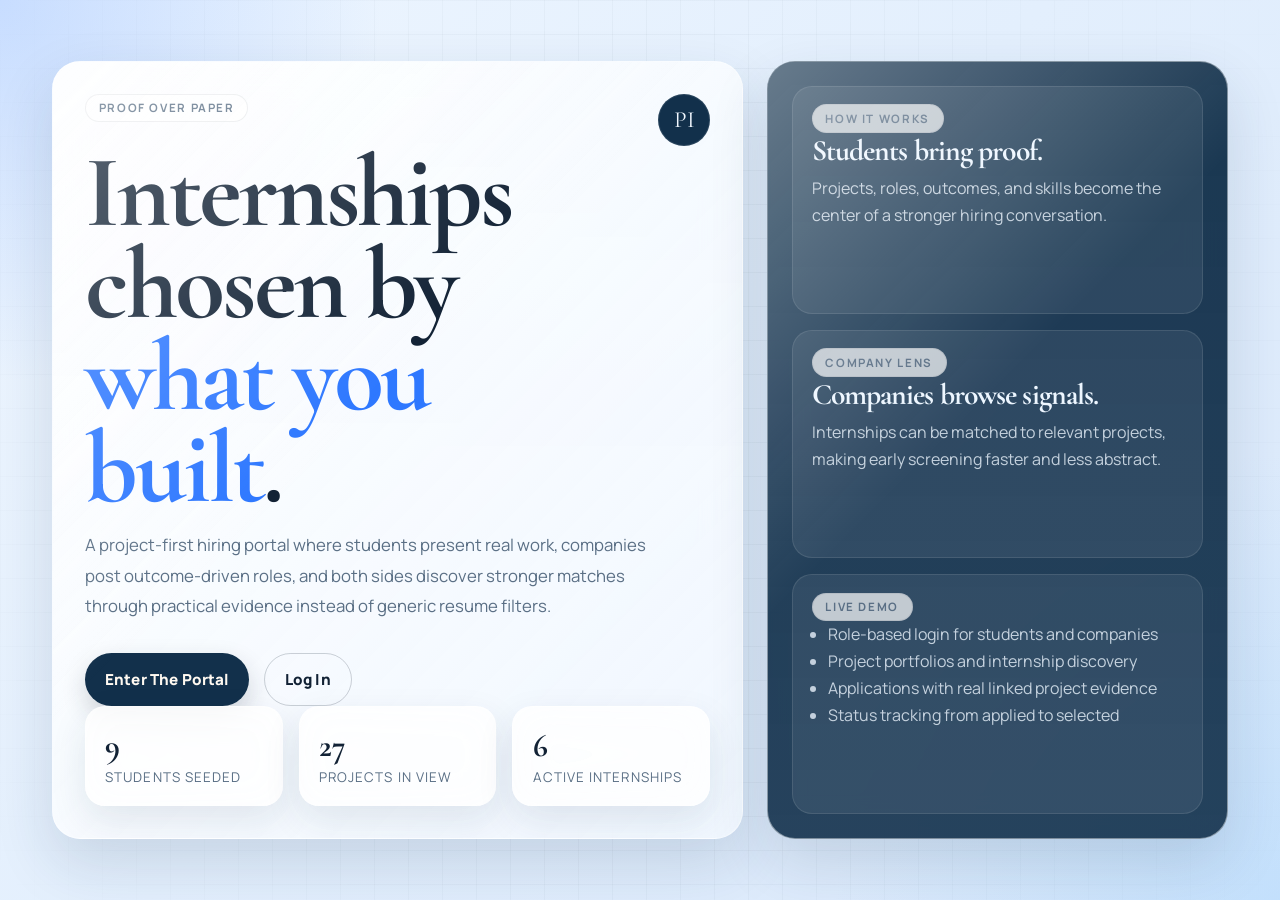
<file: frontend/index.html>
<!DOCTYPE html>
<html lang="en">
<head>
  <meta charset="UTF-8" />
  <meta name="viewport" content="width=device-width, initial-scale=1.0" />
  <title>Project-Centric Internship Platform</title>
  <link rel="stylesheet" href="assets/css/styles.css" />
</head>
<body class="centered">
  <main class="landing-shell page-enter">
    <section class="landing-grid">
      <article class="hero-panel">
        <div class="hero-top">
          <div class="eyebrow">Proof Over Paper</div>
          <div class="brand-mark">PI</div>
        </div>

        <div>
          <h1 class="hero-title">Internships chosen by <span>what you built</span>.</h1>
          <p class="hero-copy">
            A project-first hiring portal where students present real work, companies post outcome-driven roles,
            and both sides discover stronger matches through practical evidence instead of generic resume filters.
          </p>

          <div class="hero-actions">
            <a href="pages/auth/signup.html" class="btn">Enter The Portal</a>
            <a href="pages/auth/login.html" class="btn secondary">Log In</a>
          </div>
        </div>

        <div class="hero-metrics">
          <div class="stat-card">
            <strong>9</strong>
            <span>Students Seeded</span>
          </div>
          <div class="stat-card">
            <strong>27</strong>
            <span>Projects In View</span>
          </div>
          <div class="stat-card">
            <strong>6</strong>
            <span>Active Internships</span>
          </div>
        </div>
      </article>

      <aside class="hero-aside">
        <div class="hero-card">
          <div class="eyebrow">How It Works</div>
          <h3>Students bring proof.</h3>
          <p>Projects, roles, outcomes, and skills become the center of a stronger hiring conversation.</p>
        </div>

        <div class="hero-card">
          <div class="eyebrow">Company Lens</div>
          <h3>Companies browse signals.</h3>
          <p>Internships can be matched to relevant projects, making early screening faster and less abstract.</p>
        </div>

        <div class="hero-card">
          <div class="eyebrow">Live Demo</div>
          <ul>
            <li>Role-based login for students and companies</li>
            <li>Project portfolios and internship discovery</li>
            <li>Applications with real linked project evidence</li>
            <li>Status tracking from applied to selected</li>
          </ul>
        </div>
      </aside>
    </section>
  </main>
</body>
</html>
</file>
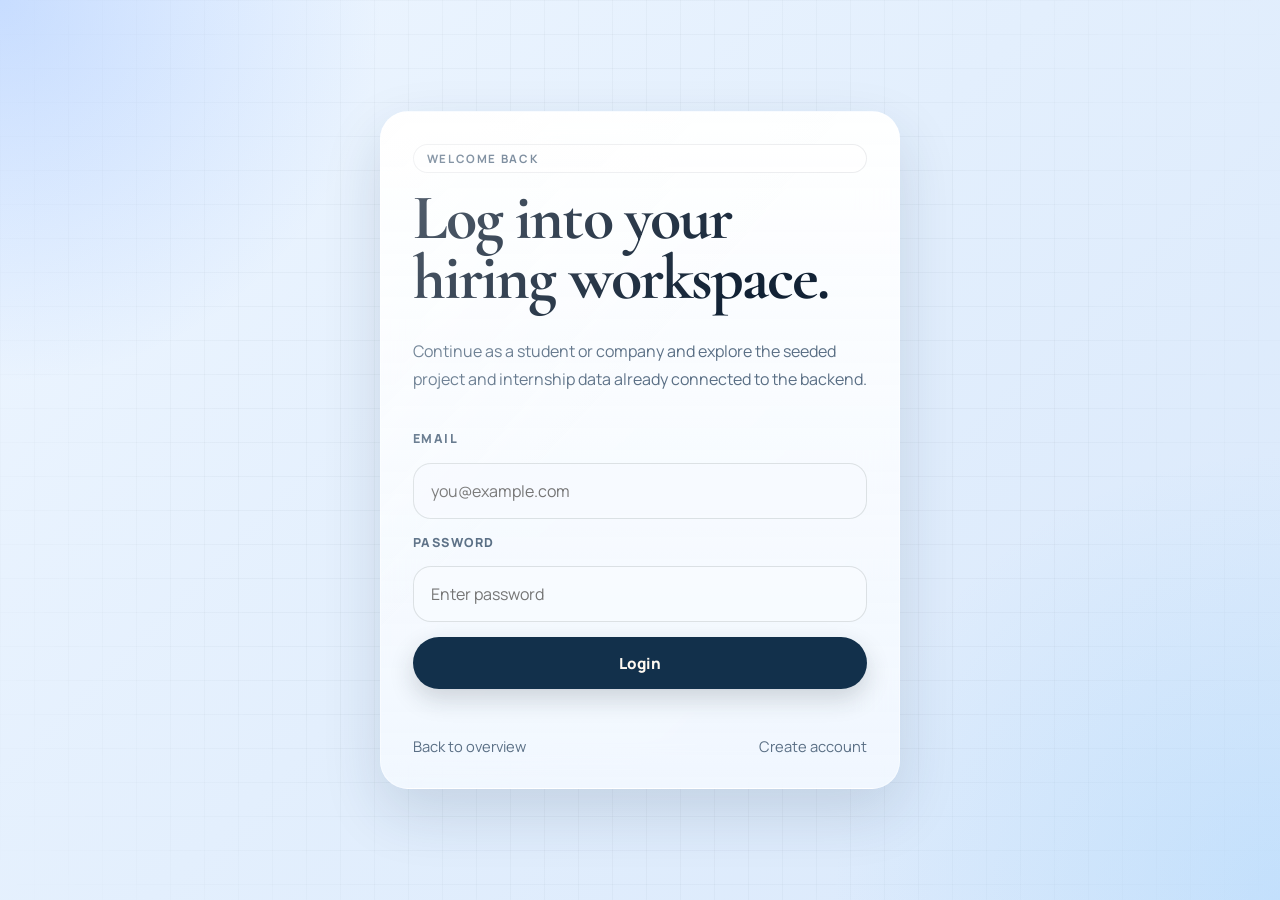
<file: frontend/pages/auth/login.html>
<!DOCTYPE html>
<html lang="en">
<head>
  <meta charset="UTF-8" />
  <meta name="viewport" content="width=device-width, initial-scale=1.0" />
  <title>Login</title>
  <link rel="stylesheet" href="../../assets/css/styles.css" />
</head>
<body class="centered">
  <main class="auth-shell page-enter">
    <form class="auth-card" id="loginForm">
      <div class="eyebrow">Welcome Back</div>
      <h2>Log into your hiring workspace.</h2>
      <p class="auth-copy">
        Continue as a student or company and explore the seeded project and internship data already connected to the backend.
      </p>

      <div class="profile-form" style="margin-top: 1.4rem;">
        <label class="field-label" for="email">Email</label>
        <input type="email" id="email" placeholder="you@example.com" required />

        <label class="field-label" for="password">Password</label>
        <input type="password" id="password" placeholder="Enter password" required />

        <button type="submit" class="btn full">Login</button>
        <p id="error" class="error"></p>
      </div>

      <div class="auth-links">
        <a href="../../index.html">Back to overview</a>
        <a href="signup.html">Create account</a>
      </div>
    </form>
  </main>

  <script src="../../assets/js/auth.js"></script>
</body>
</html>
</file>
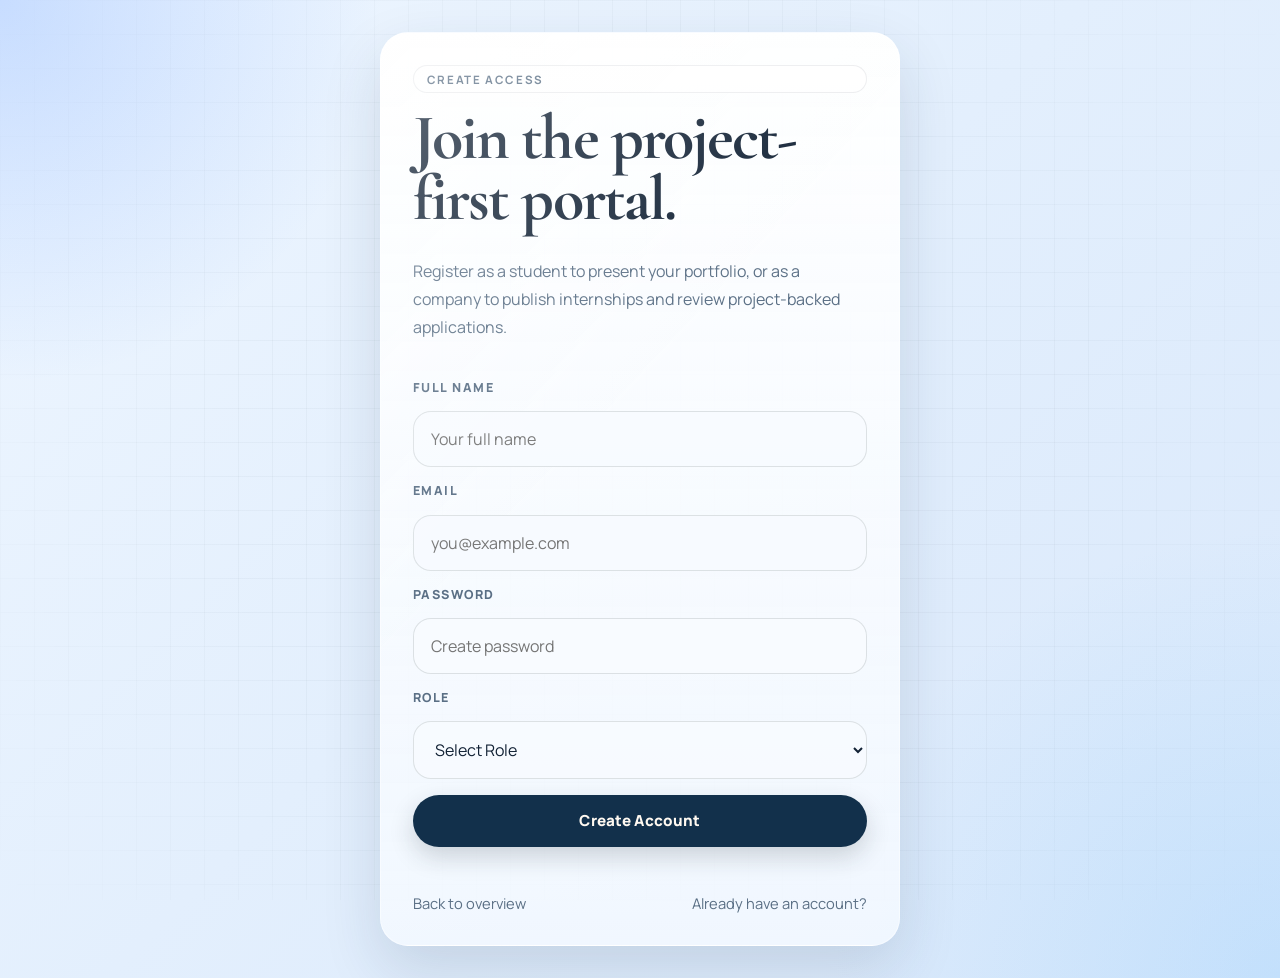
<file: frontend/pages/auth/signup.html>
<!DOCTYPE html>
<html lang="en">
<head>
  <meta charset="UTF-8" />
  <meta name="viewport" content="width=device-width, initial-scale=1.0" />
  <title>Signup</title>
  <link rel="stylesheet" href="../../assets/css/styles.css" />
</head>
<body class="centered">
  <main class="auth-shell page-enter">
    <form class="auth-card" id="signupForm">
      <div class="eyebrow">Create Access</div>
      <h2>Join the project-first portal.</h2>
      <p class="auth-copy">
        Register as a student to present your portfolio, or as a company to publish internships and review project-backed applications.
      </p>

      <div class="profile-form" style="margin-top: 1.4rem;">
        <label class="field-label" for="name">Full Name</label>
        <input type="text" id="name" placeholder="Your full name" required />

        <label class="field-label" for="email">Email</label>
        <input type="email" id="email" placeholder="you@example.com" required />

        <label class="field-label" for="password">Password</label>
        <input type="password" id="password" placeholder="Create password" required />

        <label class="field-label" for="role">Role</label>
        <select id="role" required>
          <option value="">Select Role</option>
          <option value="student">Student</option>
          <option value="company">Company</option>
        </select>

        <button type="submit" class="btn full">Create Account</button>
        <p id="error" class="error"></p>
      </div>

      <div class="auth-links">
        <a href="../../index.html">Back to overview</a>
        <a href="login.html">Already have an account?</a>
      </div>
    </form>
  </main>

  <script src="../../assets/js/auth.js"></script>
</body>
</html>
</file>
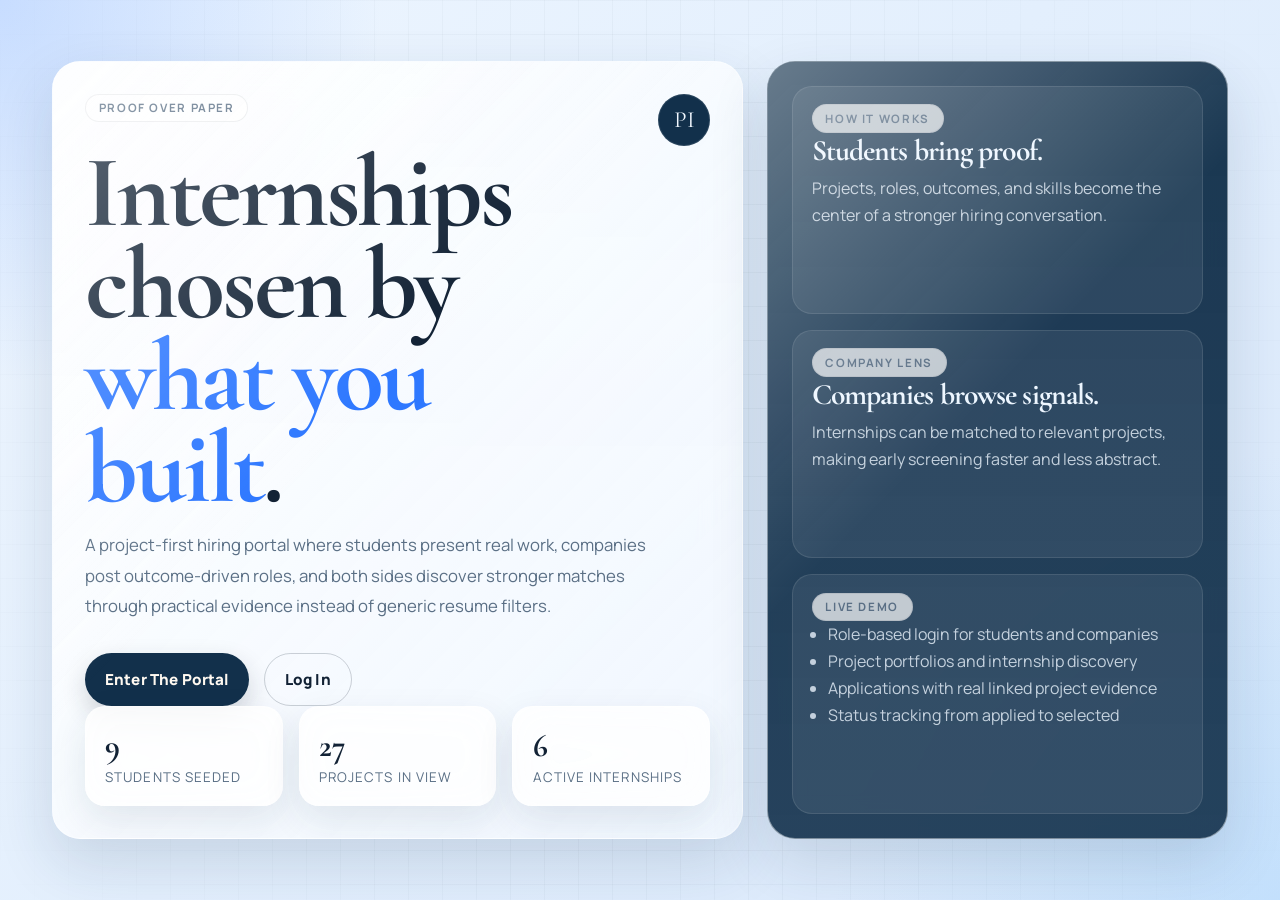
<file: frontend/pages/company/all_applications.html>
<!DOCTYPE html>
<html lang="en">
<head>
  <meta charset="UTF-8" />
  <meta name="viewport" content="width=device-width, initial-scale=1.0" />
  <title>All Applications</title>
  <link rel="stylesheet" href="../../assets/css/styles.css">
</head>
<body>
<div class="layout">
  <aside class="sidebar page-enter">
    <div class="sidebar-head">
      <div class="brand-mark">C</div>
      <div>
        <div class="eyebrow">Company Workspace</div>
        <h3>Applications</h3>
      </div>
      <p>Review every incoming application, inspect status, and move candidates through your process.</p>
    </div>

    <nav>
      <a href="post_internship.html">Post Internship</a>
      <a href="applied_projects.html">Hire Student</a>
      <a href="all_applications.html" class="active">All Applications</a>
      <a href="profile.html">Profile</a>
    </nav>

    <button onclick="logout()" class="btn secondary">Logout</button>
  </aside>

  <main class="content">
    <section class="shell-header page-enter stagger-1">
      <div class="eyebrow">Hiring Pipeline</div>
      <h2>Move applicants from review to decision.</h2>
      <p>Use this queue to shortlist, select, or reject candidates based on the projects they attached to your internship postings.</p>
    </section>

    <section class="card page-enter stagger-2">
      <div class="section-heading">
        <div>
          <h3 class="section-title">Incoming applications</h3>
          <p class="section-subtitle">Status actions remain connected to the backend.</p>
        </div>
      </div>
      <div id="applications" style="margin-top: 1rem;"></div>
    </section>
  </main>
</div>

<script src="../../assets/js/company.js"></script>
</body>
</html>
</file>
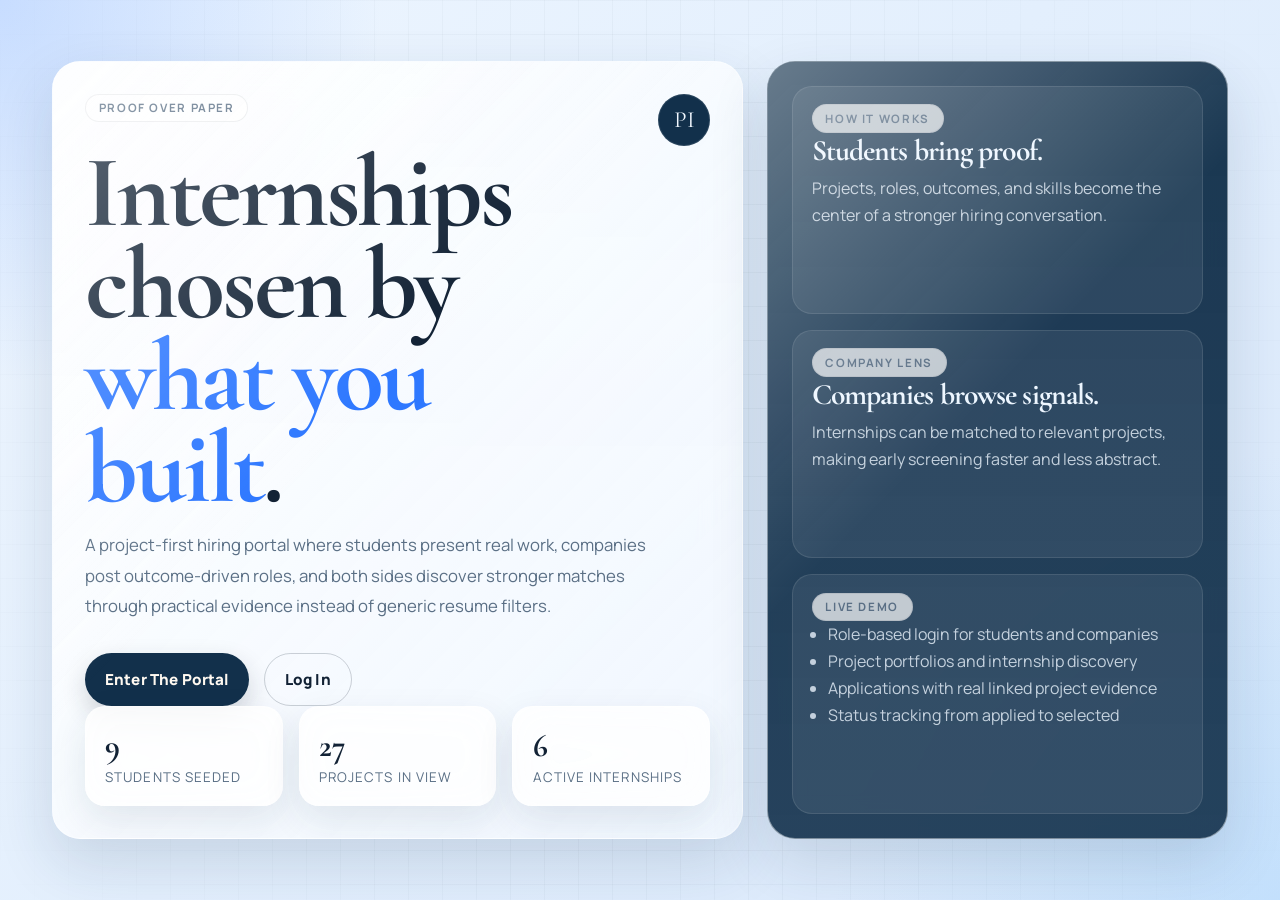
<file: frontend/pages/company/applied_projects.html>
<!DOCTYPE html>
<html lang="en">
<head>
  <meta charset="UTF-8" />
  <meta name="viewport" content="width=device-width, initial-scale=1.0" />
  <title>Hire Student</title>
  <link rel="stylesheet" href="../../assets/css/styles.css">
</head>
<body>
<div class="layout">
  <aside class="sidebar page-enter">
    <div class="sidebar-head">
      <div class="brand-mark">C</div>
      <div>
        <div class="eyebrow">Company Workspace</div>
        <h3>Project Review</h3>
      </div>
      <p>Scan recommended student projects against each internship before you make shortlisting decisions.</p>
    </div>

    <nav>
      <a href="post_internship.html">Post Internship</a>
      <a href="applied_projects.html" class="active">Hire Student</a>
      <a href="all_applications.html">All Applications</a>
      <a href="profile.html">Profile</a>
    </nav>

    <button onclick="logout()" class="btn secondary">Logout</button>
  </aside>

  <main class="content">
    <section class="shell-header page-enter stagger-1">
      <div class="eyebrow">Project Matching</div>
      <h2>Review projects that fit each posted role.</h2>
      <p>Select one of your internships to inspect ranked project matches from the student portfolio pool.</p>
    </section>

    <section class="card page-enter stagger-2">
      <div class="section-heading">
        <div>
          <h3 class="section-title">Choose an internship</h3>
          <p class="section-subtitle">The recommendation list updates based on the role you select.</p>
        </div>
      </div>

      <select id="internshipSelect" style="margin-top: 1rem;">
        <option value="">Select Internship</option>
      </select>

      <div style="margin-top: 1.4rem;">
        <div class="eyebrow">Recommended Projects</div>
        <div id="projects" style="margin-top: 1rem;"></div>
      </div>
    </section>
  </main>
</div>

<script src="../../assets/js/company.js"></script>
</body>
</html>
</file>
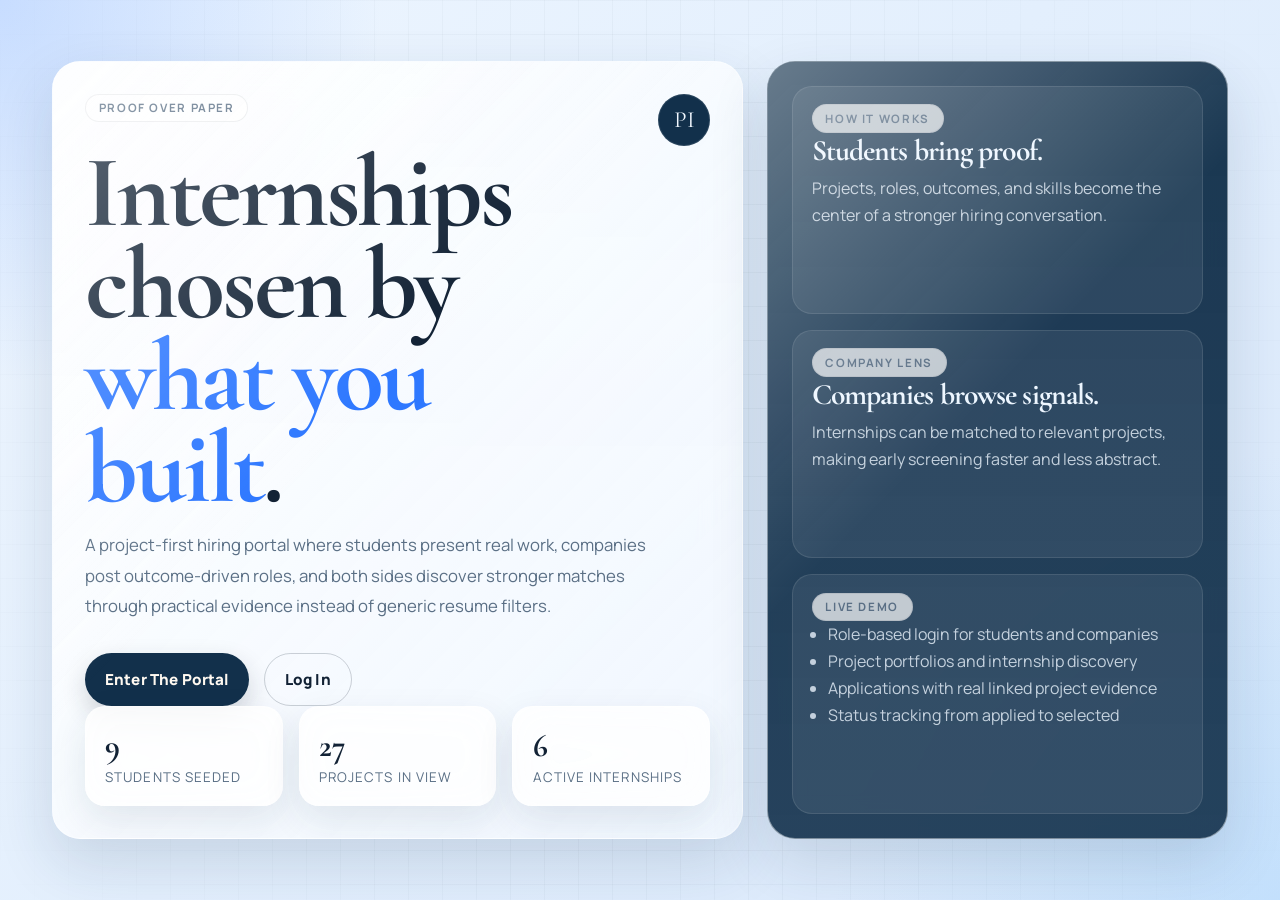
<file: frontend/pages/company/post_internship.html>
<!DOCTYPE html>
<html lang="en">
<head>
  <meta charset="UTF-8" />
  <meta name="viewport" content="width=device-width, initial-scale=1.0" />
  <title>Post Internship</title>
  <link rel="stylesheet" href="../../assets/css/styles.css">
</head>
<body>
<div class="layout">
  <aside class="sidebar page-enter">
    <div class="sidebar-head">
      <div class="brand-mark">C</div>
      <div>
        <div class="eyebrow">Company Workspace</div>
        <h3>Publish Roles</h3>
      </div>
      <p>Create internship briefs that are specific enough to attract relevant student project portfolios.</p>
    </div>

    <nav>
      <a href="post_internship.html" class="active">Post Internship</a>
      <a href="applied_projects.html">Hire Student</a>
      <a href="all_applications.html">All Applications</a>
      <a href="profile.html">Profile</a>
    </nav>

    <button onclick="logout()" class="btn secondary">Logout</button>
  </aside>

  <main class="content">
    <section class="form-shell page-enter stagger-1">
      <div class="eyebrow">Role Builder</div>
      <h2>Describe the work, not just the title.</h2>
      <p>More precise role descriptions and skill lists produce better project recommendations for your team.</p>

      <form id="internshipForm" style="margin-top: 1.35rem;">
        <label class="field-label" for="role_title">Internship Role Title</label>
        <input type="text" id="role_title" placeholder="Backend Engineering Intern" required>

        <label class="field-label" for="role_description">Role Description</label>
        <textarea
          id="role_description"
          placeholder="What the intern will build, support, or improve"
          required
        ></textarea>

        <label class="field-label" for="required_skills">Required Skills</label>
        <input
          type="text"
          id="required_skills"
          placeholder="Python, FastAPI, SQL"
          required
        >

        <div class="split-grid">
          <div>
            <label class="field-label" for="paid">Compensation Type</label>
            <select id="paid" required>
              <option value="">Paid?</option>
              <option value="true">Paid</option>
              <option value="false">Unpaid</option>
            </select>
          </div>
          <div>
            <label class="field-label" for="stipend_amount">Stipend Amount</label>
            <input
              type="number"
              id="stipend_amount"
              placeholder="Amount if paid"
            >
          </div>
        </div>

        <label class="field-label" for="mode">Mode</label>
        <select id="mode" required>
          <option value="">Mode</option>
          <option value="Online">Online</option>
          <option value="Offline">Offline</option>
        </select>

        <div class="actions">
          <button type="submit" class="btn">Post Internship</button>
          <a href="all_applications.html" class="btn secondary">View Applications</a>
        </div>
        <p id="error" class="error"></p>
      </form>
    </section>
  </main>
</div>

<script src="../../assets/js/company.js"></script>
</body>
</html>
</file>
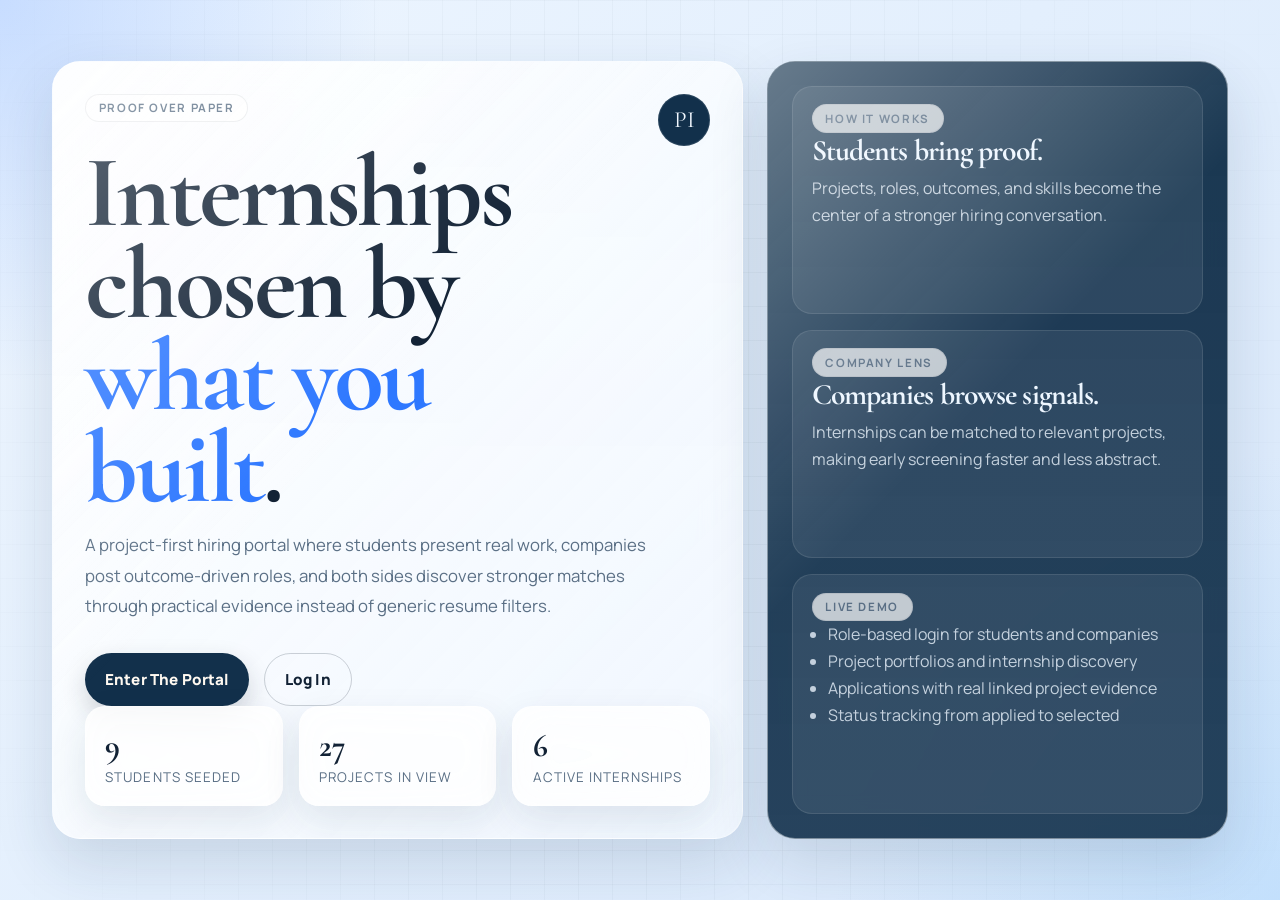
<file: frontend/pages/company/profile.html>
<!DOCTYPE html>
<html lang="en">
<head>
  <meta charset="UTF-8" />
  <meta name="viewport" content="width=device-width, initial-scale=1.0" />
  <title>Company Profile</title>
  <link rel="stylesheet" href="../../assets/css/styles.css">
</head>
<body>
<div class="layout">
  <aside class="sidebar page-enter">
    <div class="sidebar-head">
      <div class="brand-mark">C</div>
      <div>
        <div class="eyebrow">Company Workspace</div>
        <h3>Profile</h3>
      </div>
      <p>Keep your company context sharp so students understand the kind of work, team, and environment you offer.</p>
    </div>

    <nav>
      <a href="post_internship.html">Post Internship</a>
      <a href="applied_projects.html">Hire Student</a>
      <a href="all_applications.html">All Applications</a>
      <a href="profile.html" class="active">Profile</a>
    </nav>

    <button onclick="logout()" class="btn secondary">Logout</button>
  </aside>

  <main class="content">
    <section class="profile-shell page-enter stagger-1">
      <div class="eyebrow">Company Context</div>
      <h2>Make the company legible.</h2>
      <p>A clear company profile helps students understand the domain, product style, and working context behind your internships.</p>

      <div class="profile-form" style="margin-top: 1.4rem;">
        <label class="field-label" for="sector">Sector</label>
        <input id="sector" placeholder="Sector" />

        <label class="field-label" for="description">Description</label>
        <textarea id="description" placeholder="What your company builds and how the team works"></textarea>

        <div class="split-grid">
          <div>
            <label class="field-label" for="website">Website</label>
            <input id="website" placeholder="Website" />
          </div>
          <div>
            <label class="field-label" for="linkedin">LinkedIn</label>
            <input id="linkedin" placeholder="LinkedIn" />
          </div>
        </div>

        <div class="actions">
          <button onclick="saveCompanyProfile()" class="btn" type="button">Save Profile</button>
          <a href="post_internship.html" class="btn secondary">Back To Roles</a>
        </div>
      </div>
    </section>
  </main>
</div>

<script src="../../assets/js/company.js"></script>
</body>
</html>
</file>
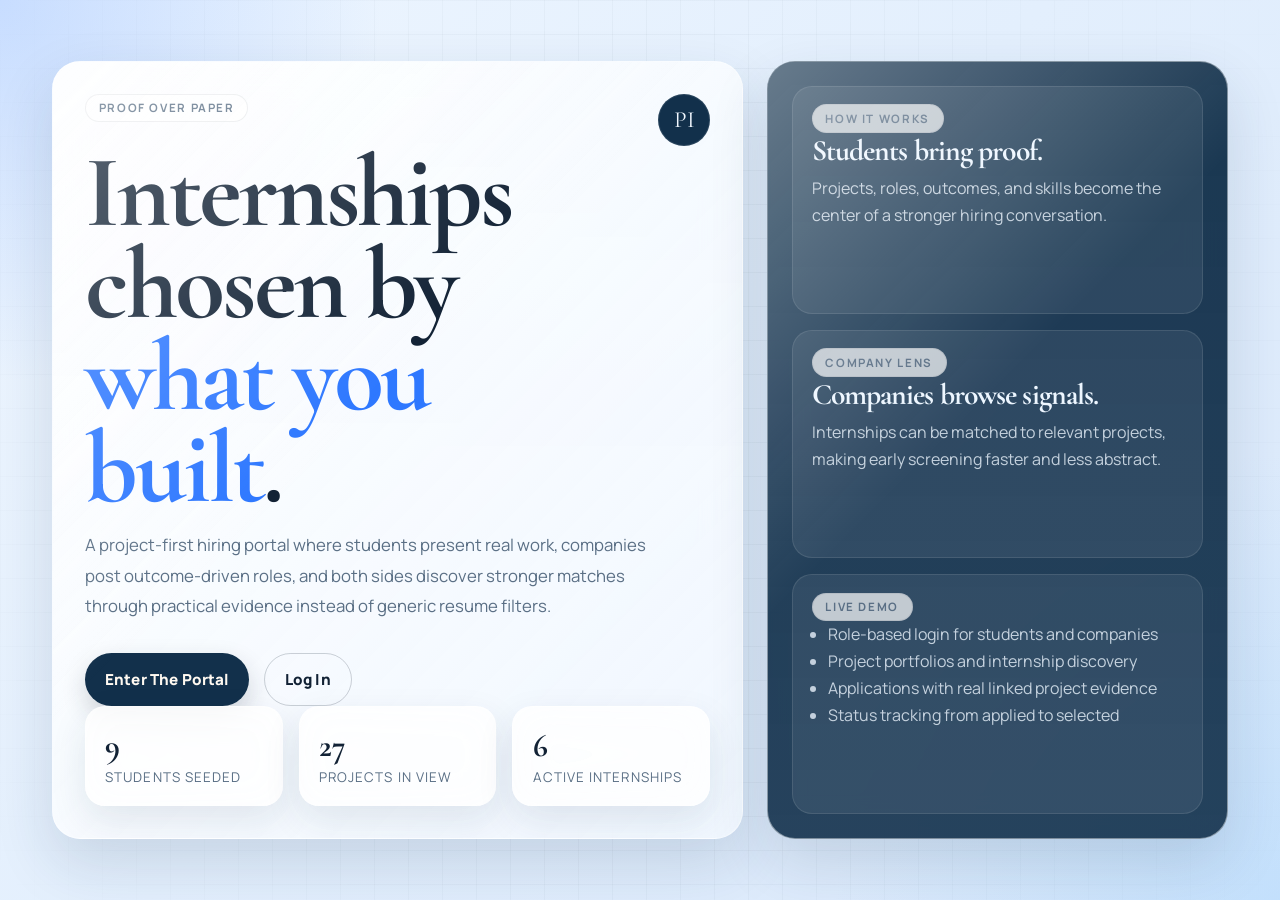
<file: frontend/pages/student/add_project.html>
<!DOCTYPE html>
<html lang="en">
<head>
  <meta charset="UTF-8" />
  <meta name="viewport" content="width=device-width, initial-scale=1.0" />
  <title>Add Project</title>
  <link rel="stylesheet" href="../../assets/css/styles.css">
</head>
<body>
<div class="layout">
  <aside class="sidebar page-enter">
    <div class="sidebar-head">
      <div class="brand-mark">S</div>
      <div>
        <div class="eyebrow">Student Workspace</div>
        <h3>Portfolio</h3>
      </div>
      <p>Create entries that make your role and project outcomes obvious to companies.</p>
    </div>

    <nav>
      <a href="my_projects.html">My Projects</a>
      <a href="find_internship.html">Find Internship</a>
      <a href="applications.html">Applications</a>
      <a href="profile.html">Profile</a>
    </nav>

    <button onclick="logout()" class="btn secondary">Logout</button>
  </aside>

  <main class="content">
    <section class="form-shell page-enter stagger-1">
      <div class="eyebrow">New Entry</div>
      <h2>Add a project worth being seen.</h2>
      <p>Use concise project language. Good titles, clear descriptions, and deliberate skills will improve how your work is understood.</p>

      <form id="projectForm" style="margin-top: 1.3rem;">
        <label class="field-label" for="title">Project Title</label>
        <input type="text" id="title" placeholder="Project Title" required>

        <label class="field-label" for="description">Project Description</label>
        <textarea id="description" placeholder="What was built, who it served, and what problem it solved" required></textarea>

        <div class="split-grid">
          <div>
            <label class="field-label" for="members_count">Team Size</label>
            <input type="number" id="members_count" placeholder="Number of Members">
          </div>
          <div>
            <label class="field-label" for="difficulty">Difficulty</label>
            <select id="difficulty" required>
              <option value="">Difficulty</option>
              <option value="Easy">Easy</option>
              <option value="Medium">Medium</option>
              <option value="Hard">Hard</option>
            </select>
          </div>
        </div>

        <label class="field-label" for="student_role">Your Contribution</label>
        <textarea id="student_role" placeholder="What you specifically designed, built, tested, or improved" required></textarea>

        <div class="split-grid">
          <div>
            <label class="field-label" for="status">Project Status</label>
            <select id="status" required>
              <option value="">Status</option>
              <option value="Idea">Idea</option>
              <option value="Ongoing">Ongoing</option>
              <option value="Completed">Completed</option>
            </select>
          </div>
          <div>
            <label class="field-label" for="skills">Skills</label>
            <input type="text" id="skills" placeholder="Python, FastAPI, SQL" required>
          </div>
        </div>

        <label class="field-label" for="outcome">Outcome / Learnings</label>
        <textarea id="outcome" placeholder="What changed, what shipped, what you learned"></textarea>

        <div class="actions">
          <button type="submit" class="btn">Save Project</button>
          <a href="my_projects.html" class="btn secondary">Cancel</a>
        </div>
        <p id="error" class="error"></p>
      </form>
    </section>
  </main>
</div>

<script src="../../assets/js/student.js"></script>
</body>
</html>
</file>
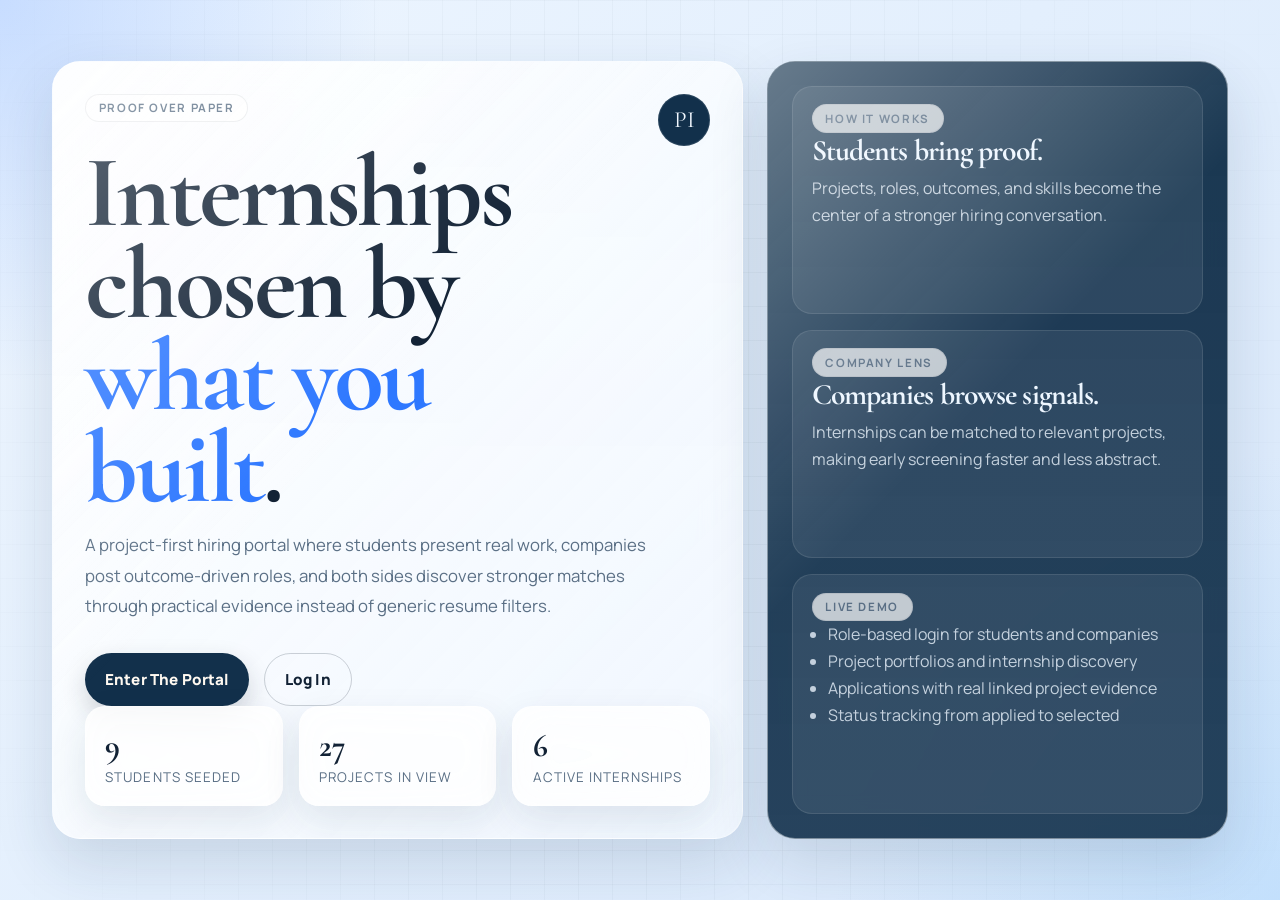
<file: frontend/pages/student/applications.html>
<!DOCTYPE html>
<html lang="en">
<head>
  <meta charset="UTF-8" />
  <meta name="viewport" content="width=device-width, initial-scale=1.0" />
  <title>My Applications</title>
  <link rel="stylesheet" href="../../assets/css/styles.css">
</head>
<body>
<div class="layout">
  <aside class="sidebar page-enter">
    <div class="sidebar-head">
      <div class="brand-mark">S</div>
      <div>
        <div class="eyebrow">Student Workspace</div>
        <h3>Application Flow</h3>
      </div>
      <p>Track where each application stands and use the status trail to understand how your portfolio is landing.</p>
    </div>

    <nav>
      <a href="my_projects.html">My Projects</a>
      <a href="find_internship.html">Find Internship</a>
      <a href="applications.html" class="active">Applications</a>
      <a href="profile.html">Profile</a>
    </nav>

    <button onclick="logout()" class="btn secondary">Logout</button>
  </aside>

  <main class="content">
    <section class="shell-header page-enter stagger-1">
      <div class="eyebrow">Status Board</div>
      <h2>See every application in one place.</h2>
      <p>Your current records show the internship id, status, and rejection reason when one is provided.</p>
    </section>

    <section class="card page-enter stagger-2">
      <div class="section-heading">
        <div>
          <h3 class="section-title">Application history</h3>
          <p class="section-subtitle">Use this page as your running pipeline view.</p>
        </div>
      </div>
      <div id="applications"></div>
    </section>
  </main>
</div>

<script src="../../assets/js/student.js"></script>
</body>
</html>
</file>
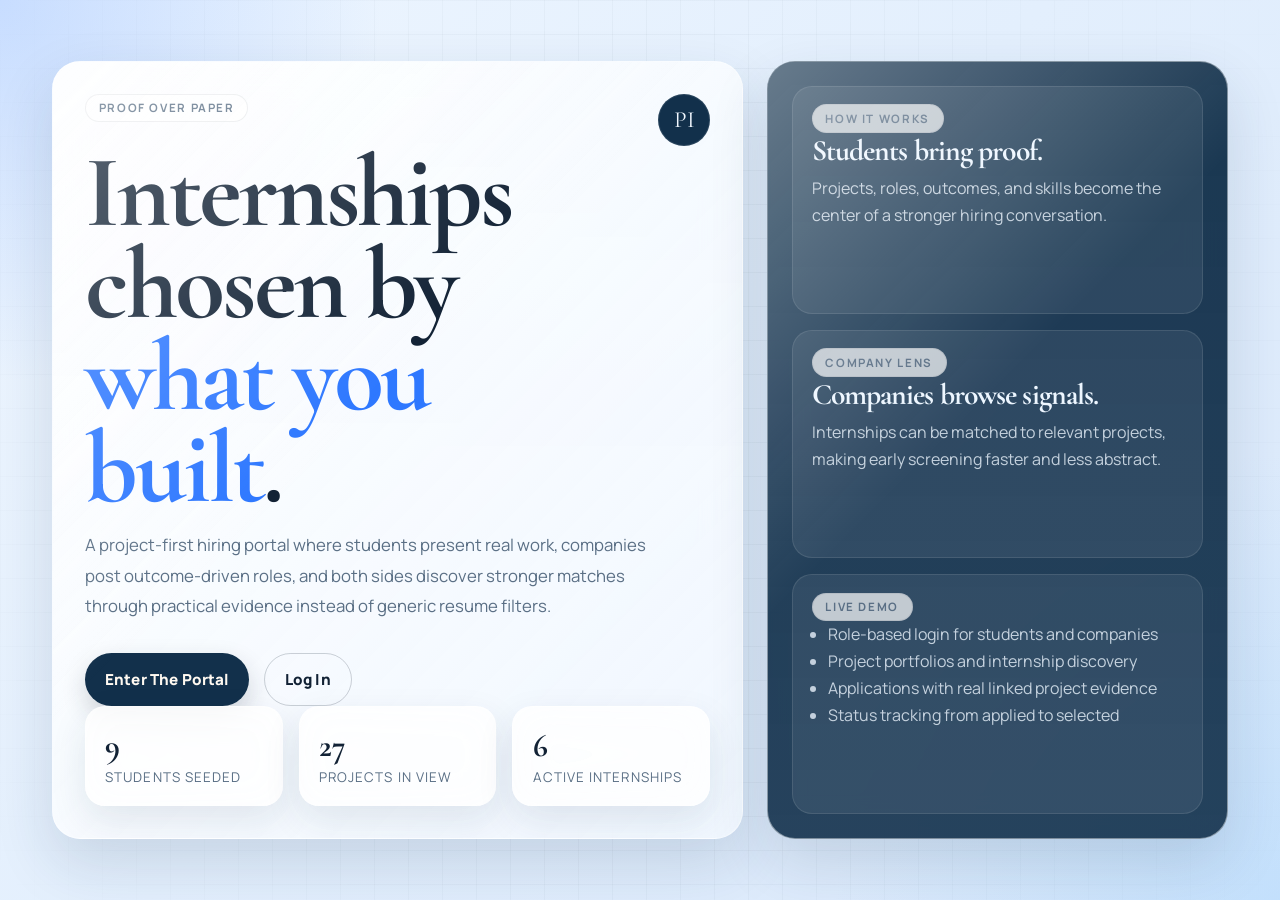
<file: frontend/pages/student/find_internship.html>
<!DOCTYPE html>
<html lang="en">
<head>
  <meta charset="UTF-8" />
  <meta name="viewport" content="width=device-width, initial-scale=1.0" />
  <title>Find Internship</title>
  <link rel="stylesheet" href="../../assets/css/styles.css">
</head>
<body>
<div class="layout">
  <aside class="sidebar page-enter">
    <div class="sidebar-head">
      <div class="brand-mark">S</div>
      <div>
        <div class="eyebrow">Student Workspace</div>
        <h3>Explore Roles</h3>
      </div>
      <p>Browse internships, compare relevance, and apply with the projects that support your case.</p>
    </div>

    <nav>
      <a href="my_projects.html">My Projects</a>
      <a href="find_internship.html" class="active">Find Internship</a>
      <a href="applications.html">Applications</a>
      <a href="profile.html">Profile</a>
    </nav>

    <button onclick="logout()" class="btn secondary">Logout</button>
  </aside>

  <main class="content">
    <section class="shell-header page-enter stagger-1">
      <div class="eyebrow">Discovery</div>
      <h2>Find internships aligned with how you work.</h2>
      <p>Recommendations are based on your project portfolio and profile. Use search to scan every open role in the demo dataset.</p>
    </section>

    <section class="dashboard-grid page-enter stagger-2">
      <div class="card span-12">
        <div class="section-heading">
          <div>
            <h3 class="section-title">Search the opportunity list</h3>
            <p class="section-subtitle">Filter by title or role description.</p>
          </div>
        </div>
        <input type="text" id="search" placeholder="Search by role, domain, or skill">
      </div>

      <div class="card span-12">
        <div class="section-heading">
          <div>
            <div class="eyebrow">Recommended</div>
            <h3 class="section-title">Suggested for your profile</h3>
          </div>
        </div>
        <div id="recommended"></div>
      </div>

      <div class="card span-12">
        <div class="section-heading">
          <div>
            <div class="eyebrow">All Roles</div>
            <h3 class="section-title">Open internships</h3>
          </div>
        </div>
        <div id="allInternships"></div>
      </div>
    </section>
  </main>
</div>

<script src="../../assets/js/student.js"></script>
</body>
</html>
</file>
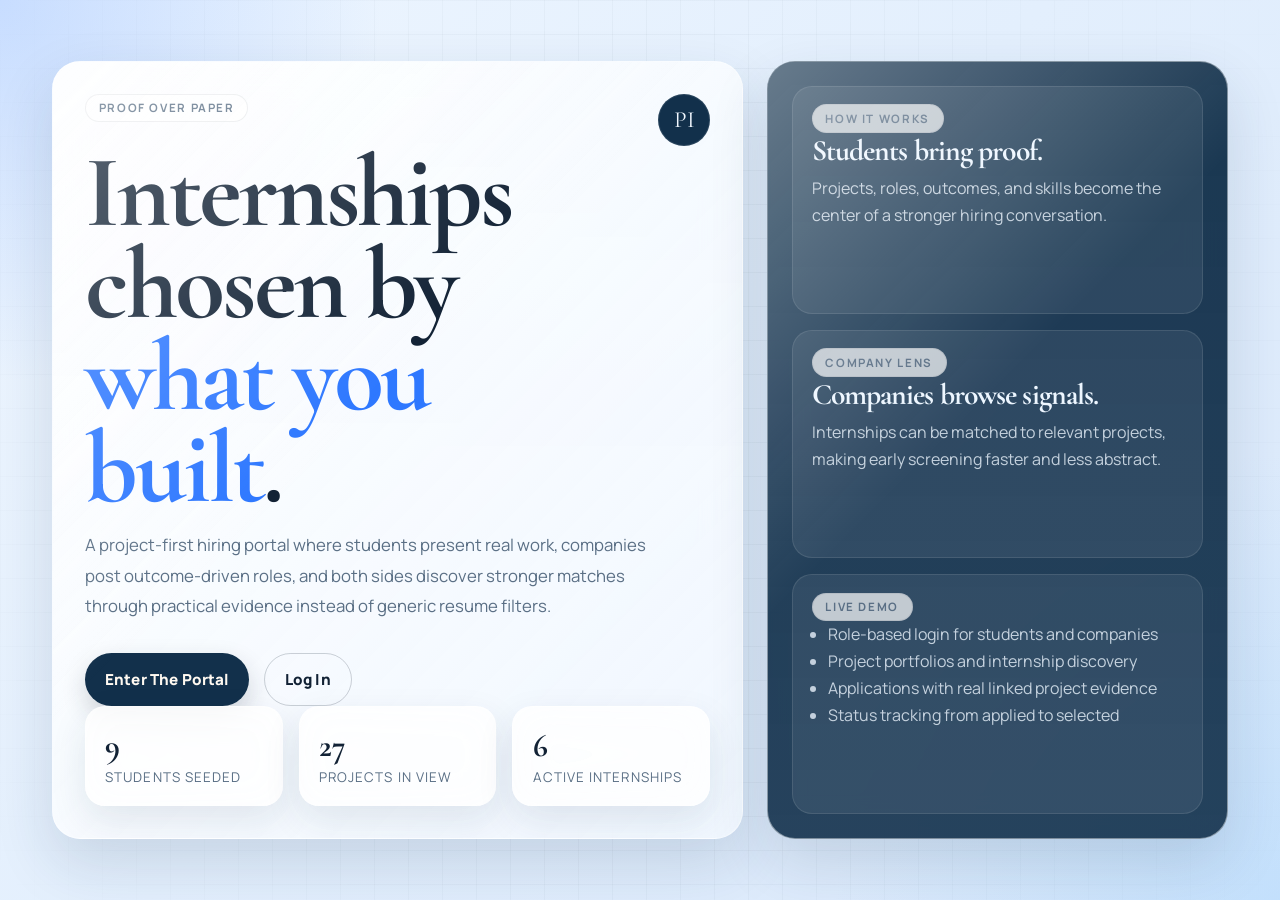
<file: frontend/pages/student/internship_detail.html>
<!DOCTYPE html>
<html lang="en">
<head>
  <meta charset="UTF-8" />
  <meta name="viewport" content="width=device-width, initial-scale=1.0" />
  <title>Internship Detail</title>
  <link rel="stylesheet" href="../../assets/css/styles.css">
</head>
<body>
<div class="layout">
  <aside class="sidebar page-enter">
    <div class="sidebar-head">
      <div class="brand-mark">S</div>
      <div>
        <div class="eyebrow">Student Workspace</div>
        <h3>Apply With Intent</h3>
      </div>
      <p>Choose the projects that best support your fit for the selected role. Keep the set focused.</p>
    </div>

    <nav>
      <a href="my_projects.html">My Projects</a>
      <a href="find_internship.html" class="active">Find Internship</a>
      <a href="applications.html">Applications</a>
      <a href="profile.html">Profile</a>
    </nav>

    <button onclick="logout()" class="btn secondary">Logout</button>
  </aside>

  <main class="content">
    <section class="form-shell page-enter stagger-1">
      <div class="eyebrow">Internship Detail</div>
      <h2 id="roleTitle"></h2>
      <p id="roleDesc"></p>

      <div style="margin-top: 1.5rem;">
        <div class="section-heading">
          <div>
            <h3 class="section-title">Attach supporting projects</h3>
            <p class="section-subtitle">Select between one and three projects that most directly support this role.</p>
          </div>
        </div>
        <div id="projectList" class="card-grid" style="margin-top: 1rem;"></div>
      </div>

      <div class="actions" style="margin-top: 1.2rem;">
        <button id="applyBtn" class="btn">Apply Now</button>
        <a href="find_internship.html" class="btn secondary">Back</a>
      </div>
      <p id="error" class="error"></p>
    </section>
  </main>
</div>

<script src="../../assets/js/student.js"></script>
</body>
</html>
</file>
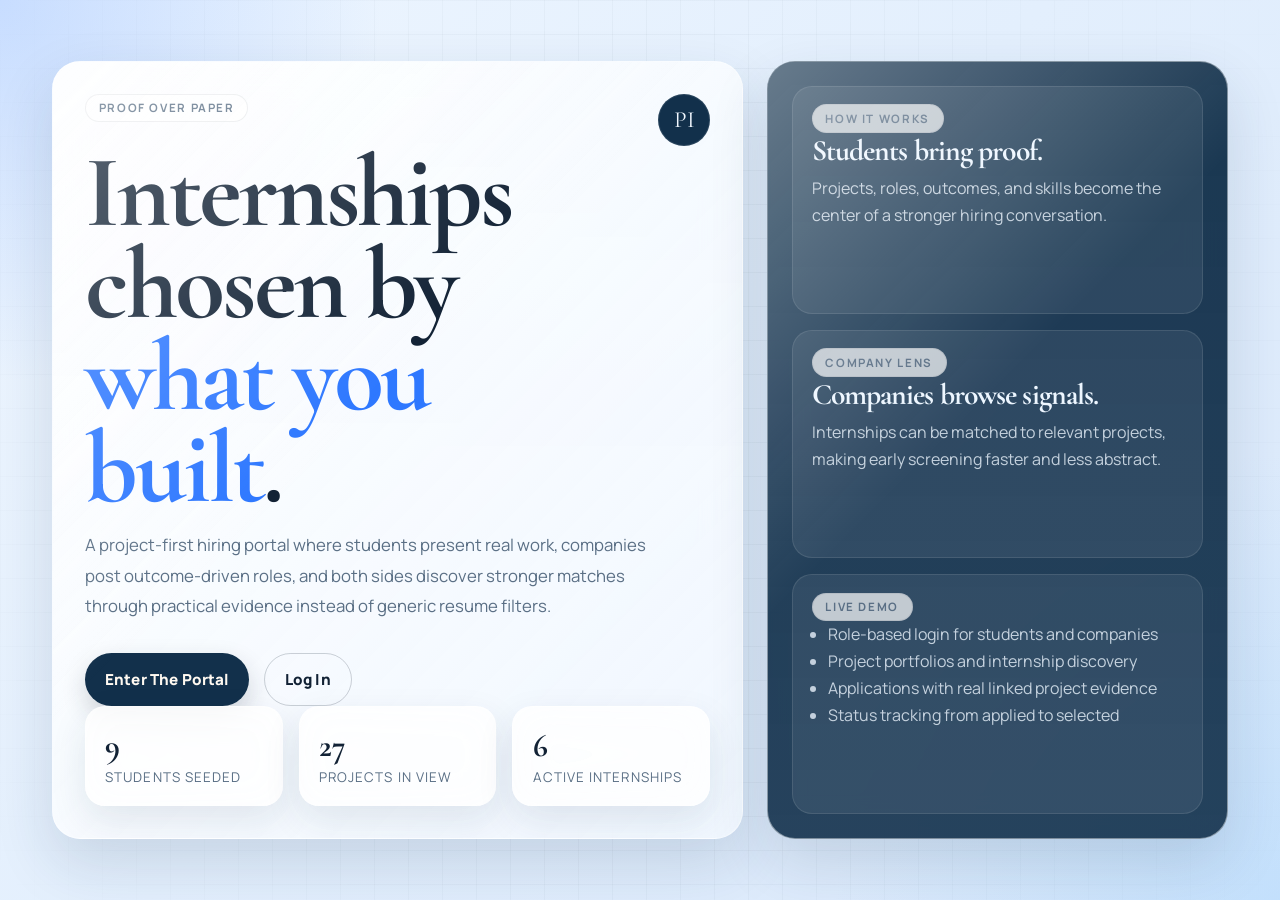
<file: frontend/pages/student/my_projects.html>
<!DOCTYPE html>
<html lang="en">
<head>
  <meta charset="UTF-8" />
  <meta name="viewport" content="width=device-width, initial-scale=1.0" />
  <title>My Projects</title>
  <link rel="stylesheet" href="../../assets/css/styles.css">
</head>
<body>
<div class="layout">
  <aside class="sidebar page-enter">
    <div class="sidebar-head">
      <div class="brand-mark">S</div>
      <div>
        <div class="eyebrow">Student Workspace</div>
        <h3>Portfolio</h3>
      </div>
      <p>Document projects, make your work legible, and use it to drive internship applications.</p>
    </div>

    <nav>
      <a href="my_projects.html" class="active">My Projects</a>
      <a href="find_internship.html">Find Internship</a>
      <a href="applications.html">Applications</a>
      <a href="profile.html">Profile</a>
    </nav>

    <button onclick="logout()" class="btn secondary">Logout</button>
  </aside>

  <main class="content">
    <section class="shell-header page-enter stagger-1">
      <div class="header-row">
        <div>
          <div class="eyebrow">Student Dashboard</div>
          <h2>Projects that explain your capability.</h2>
        </div>
        <a href="add_project.html" class="btn">Add Project</a>
      </div>
      <p>
        Your project list is the strongest evidence in this portal. Keep each entry clear on scope, contribution,
        difficulty, and outcome so companies can understand your work quickly.
      </p>
    </section>

    <section class="dashboard-grid page-enter stagger-2">
      <div class="card span-4">
        <div class="eyebrow">Focus</div>
        <h3 class="section-title">Breadth</h3>
        <p class="section-subtitle">Show a balanced mix of backend, frontend, data, and workflow-driven work.</p>
      </div>
      <div class="card span-4">
        <div class="eyebrow">Signal</div>
        <h3 class="section-title">Ownership</h3>
        <p class="section-subtitle">Describe what you personally designed, implemented, improved, or shipped.</p>
      </div>
      <div class="card span-4">
        <div class="eyebrow">Outcome</div>
        <h3 class="section-title">Impact</h3>
        <p class="section-subtitle">Use each project to show who used it and what became better because of it.</p>
      </div>
      <div class="span-12">
        <div id="projects"></div>
      </div>
    </section>
  </main>
</div>

<script src="../../assets/js/student.js"></script>
</body>
</html>
</file>
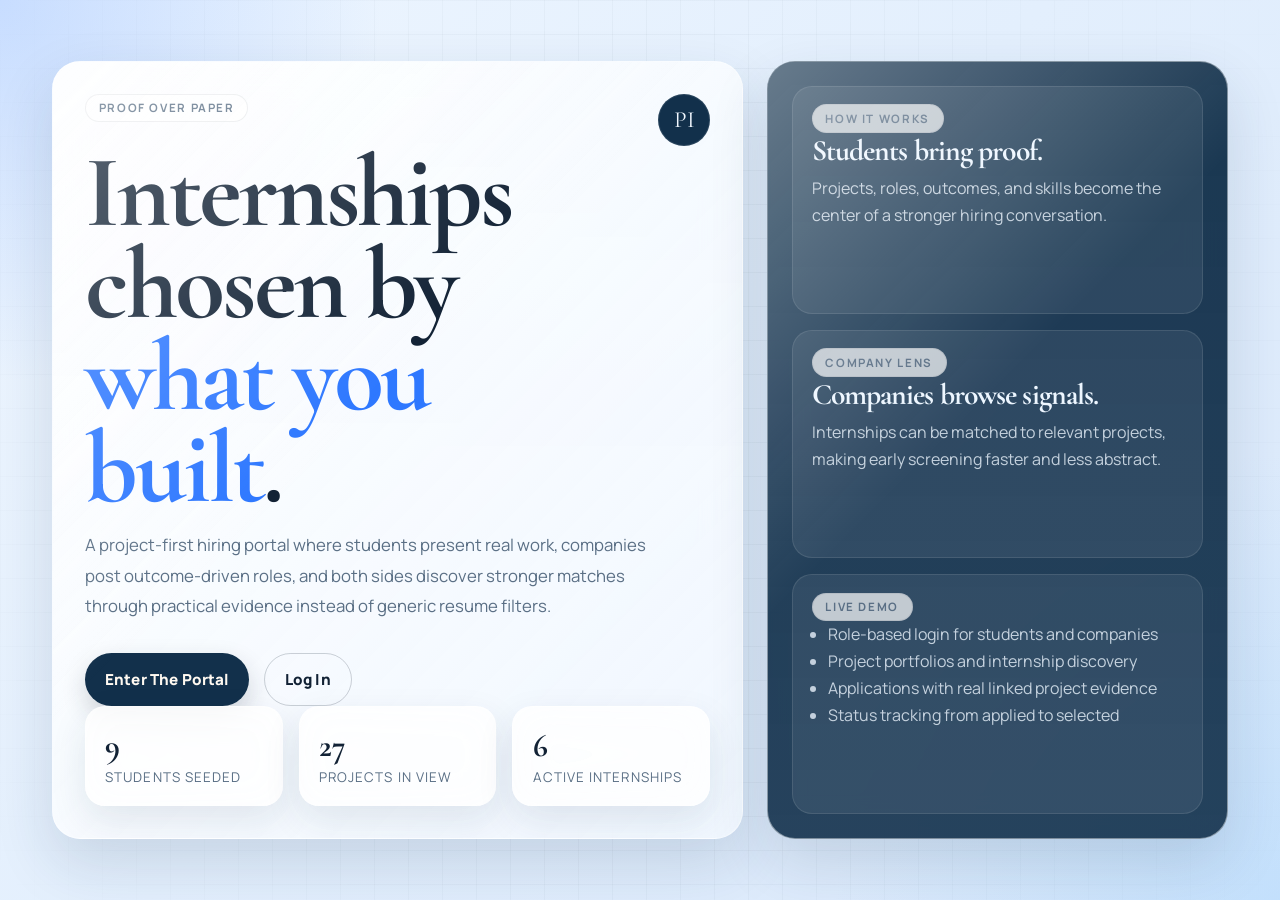
<file: frontend/pages/student/profile.html>
<!DOCTYPE html>
<html lang="en">
<head>
  <meta charset="UTF-8" />
  <meta name="viewport" content="width=device-width, initial-scale=1.0" />
  <title>Profile</title>
  <link rel="stylesheet" href="../../assets/css/styles.css">
</head>
<body>
<div class="layout">
  <aside class="sidebar page-enter">
    <div class="sidebar-head">
      <div class="brand-mark">S</div>
      <div>
        <div class="eyebrow">Student Workspace</div>
        <h3>Profile</h3>
      </div>
      <p>Shape the context behind your projects so recommendations and company impressions become stronger.</p>
    </div>

    <nav>
      <a href="my_projects.html">My Projects</a>
      <a href="find_internship.html">Find Internship</a>
      <a href="applications.html">Applications</a>
      <a href="profile.html" class="active">Profile</a>
    </nav>

    <button onclick="logout()" class="btn secondary">Logout</button>
  </aside>

  <main class="content">
    <section class="profile-shell page-enter stagger-1">
      <div class="eyebrow">Student Context</div>
      <h2>Make your profile useful.</h2>
      <p>Keep this focused on your interests, working style, and profile links. It helps recommendation quality and gives companies context.</p>

      <div class="profile-form" style="margin-top: 1.4rem;">
        <label class="field-label" for="department">Department</label>
        <input id="department" placeholder="Department" />

        <label class="field-label" for="about">About Me</label>
        <textarea id="about" placeholder="Short description of your interests and working style"></textarea>

        <div class="split-grid">
          <div>
            <label class="field-label" for="github">GitHub Link</label>
            <input id="github" placeholder="GitHub Link" />
          </div>
          <div>
            <label class="field-label" for="linkedin">LinkedIn Link</label>
            <input id="linkedin" placeholder="LinkedIn Link" />
          </div>
        </div>

        <div class="actions">
          <button onclick="saveProfile()" class="btn" type="button">Save Profile</button>
          <a href="my_projects.html" class="btn secondary">Back To Projects</a>
        </div>
      </div>
    </section>
  </main>
</div>

<script src="../../assets/js/student.js"></script>
</body>
</html>
</file>
<file: frontend/assets/css/styles.css>
@import url("https://fonts.googleapis.com/css2?family=Cormorant+Garamond:wght@500;600;700&family=Manrope:wght@400;500;600;700;800&display=swap");

:root {
  --bg: #ecf4ff;
  --bg-strong: #d8e8fb;
  --panel: rgba(255, 255, 255, 0.82);
  --panel-solid: #f8fbff;
  --panel-dark: #12304b;
  --panel-dark-soft: #1d4567;
  --ink: #122235;
  --muted: #5a6f85;
  --line: rgba(18, 34, 53, 0.1);
  --line-strong: rgba(18, 34, 53, 0.2);
  --accent: #2e78ff;
  --accent-deep: #1c57bf;
  --accent-soft: rgba(46, 120, 255, 0.12);
  --success: #1f8a78;
  --warning: #d4901d;
  --danger: #c44655;
  --shadow-lg: 0 24px 60px rgba(18, 48, 75, 0.14);
  --shadow-md: 0 14px 36px rgba(18, 48, 75, 0.1);
  --radius-xl: 28px;
  --radius-lg: 20px;
  --radius-md: 14px;
  --radius-sm: 10px;
}

* {
  box-sizing: border-box;
}

html {
  scroll-behavior: smooth;
}

body {
  margin: 0;
  font-family: "Manrope", sans-serif;
  color: var(--ink);
  background:
    radial-gradient(circle at top left, rgba(46, 120, 255, 0.2), transparent 24rem),
    radial-gradient(circle at bottom right, rgba(116, 194, 255, 0.22), transparent 28rem),
    linear-gradient(135deg, #eef6ff 0%, #e3effd 48%, #d9e8fb 100%);
  min-height: 100vh;
}

body::before {
  content: "";
  position: fixed;
  inset: 0;
  pointer-events: none;
  background-image:
    linear-gradient(rgba(23, 32, 39, 0.03) 1px, transparent 1px),
    linear-gradient(90deg, rgba(23, 32, 39, 0.03) 1px, transparent 1px);
  background-size: 34px 34px;
  mask-image: radial-gradient(circle at center, black 52%, transparent 100%);
}

a {
  color: inherit;
  text-decoration: none;
}

button,
input,
textarea,
select {
  font: inherit;
}

h1,
h2,
h3,
h4,
h5,
h6 {
  margin: 0;
  font-family: "Cormorant Garamond", serif;
  letter-spacing: -0.03em;
}

p {
  margin: 0;
}

.eyebrow {
  display: inline-flex;
  align-items: center;
  gap: 0.55rem;
  padding: 0.35rem 0.8rem;
  border-radius: 999px;
  background: rgba(255, 255, 255, 0.7);
  border: 1px solid rgba(18, 34, 53, 0.08);
  color: var(--muted);
  font-size: 0.72rem;
  font-weight: 700;
  letter-spacing: 0.14em;
  text-transform: uppercase;
}

.centered {
  display: flex;
  align-items: center;
  justify-content: center;
  padding: 2rem;
}

.landing-shell,
.auth-shell {
  width: min(1180px, calc(100% - 2.5rem));
  position: relative;
  z-index: 1;
}

.landing-grid {
  display: grid;
  grid-template-columns: minmax(0, 1.2fr) minmax(340px, 0.8fr);
  gap: 1.5rem;
  align-items: stretch;
}

.hero-panel,
.hero-aside,
.auth-card,
.shell-header,
.card,
.stat-card,
.project-card,
.internship-card,
.application-card,
.recommend-card,
.company-app,
.form-shell,
.profile-shell {
  position: relative;
  overflow: hidden;
  border: 1px solid rgba(255, 255, 255, 0.45);
  background: var(--panel);
  backdrop-filter: blur(18px);
  box-shadow: var(--shadow-lg);
}

.hero-panel,
.hero-aside,
.auth-card,
.shell-header,
.form-shell,
.profile-shell {
  border-radius: var(--radius-xl);
}

.hero-panel {
  min-height: 640px;
  padding: 2rem;
  display: flex;
  flex-direction: column;
  justify-content: space-between;
  background:
    linear-gradient(135deg, rgba(255, 255, 255, 0.96), rgba(244, 249, 255, 0.8)),
    linear-gradient(180deg, rgba(46, 120, 255, 0.08), transparent 60%);
}

.hero-panel::after,
.hero-aside::after,
.auth-card::after,
.shell-header::after,
.form-shell::after,
.profile-shell::after {
  content: "";
  position: absolute;
  inset: 0;
  pointer-events: none;
  background: linear-gradient(135deg, rgba(255, 255, 255, 0.34), transparent 45%);
}

.hero-top {
  display: flex;
  align-items: flex-start;
  justify-content: space-between;
  gap: 1rem;
}

.brand-mark {
  width: 3.25rem;
  height: 3.25rem;
  border-radius: 50%;
  display: grid;
  place-items: center;
  background: var(--panel-dark);
  color: #f2f8ff;
  font-family: "Cormorant Garamond", serif;
  font-size: 1.45rem;
  box-shadow: inset 0 0 0 1px rgba(255, 255, 255, 0.1);
}

.hero-title {
  font-size: clamp(3.5rem, 8vw, 6.6rem);
  line-height: 0.9;
  max-width: 10ch;
}

.hero-title span {
  color: var(--accent);
}

.hero-copy {
  max-width: 36rem;
  margin-top: 1rem;
  font-size: 1.05rem;
  line-height: 1.8;
  color: var(--muted);
}

.hero-actions {
  display: flex;
  flex-wrap: wrap;
  gap: 0.9rem;
  margin-top: 2rem;
}

.btn,
.btn:link,
.btn:visited {
  appearance: none;
  display: inline-flex;
  align-items: center;
  justify-content: center;
  gap: 0.55rem;
  min-height: 3.25rem;
  padding: 0.95rem 1.25rem;
  width: auto;
  border: 0;
  border-radius: 999px;
  background: var(--panel-dark);
  color: #fff9f1;
  font-size: 0.95rem;
  font-weight: 800;
  letter-spacing: 0.01em;
  cursor: pointer;
  transition:
    transform 160ms ease,
    box-shadow 160ms ease,
    background 160ms ease,
    color 160ms ease;
  box-shadow: 0 10px 24px rgba(28, 39, 48, 0.18);
}

.btn:hover {
  transform: translateY(-2px);
  box-shadow: 0 16px 28px rgba(28, 39, 48, 0.22);
}

.btn.secondary {
  background: transparent;
  color: var(--ink);
  border: 1px solid var(--line-strong);
  box-shadow: none;
}

.btn.ghost {
  background: rgba(255, 255, 255, 0.65);
  color: var(--ink);
  box-shadow: none;
  border: 1px solid rgba(18, 34, 53, 0.08);
}

.btn.full {
  width: 100%;
}

.hero-metrics {
  display: grid;
  grid-template-columns: repeat(3, minmax(0, 1fr));
  gap: 1rem;
}

.stat-card {
  padding: 1.15rem 1.2rem;
  border-radius: var(--radius-lg);
  background: rgba(255, 255, 255, 0.78);
  box-shadow: var(--shadow-md);
}

.stat-card strong {
  display: block;
  font-size: 2rem;
  font-family: "Cormorant Garamond", serif;
}

.stat-card span {
  color: var(--muted);
  font-size: 0.84rem;
  text-transform: uppercase;
  letter-spacing: 0.08em;
}

.hero-aside {
  padding: 1.5rem;
  display: grid;
  gap: 1rem;
  background:
    linear-gradient(180deg, rgba(18, 48, 75, 0.97), rgba(18, 48, 75, 0.9)),
    linear-gradient(135deg, rgba(46, 120, 255, 0.15), transparent 42%);
  color: #edf6ff;
}

.hero-card {
  border-radius: var(--radius-lg);
  background: rgba(255, 255, 255, 0.07);
  padding: 1.1rem 1.15rem;
  border: 1px solid rgba(255, 255, 255, 0.1);
}

.hero-card h3 {
  font-size: 1.85rem;
  margin-bottom: 0.45rem;
}

.hero-card p,
.hero-card li {
  color: rgba(237, 246, 255, 0.78);
  line-height: 1.7;
}

.hero-card ul {
  margin: 0;
  padding-left: 1rem;
}

.auth-shell {
  display: grid;
  place-items: center;
}

.auth-card {
  width: min(520px, 100%);
  padding: 2rem;
  background: linear-gradient(180deg, rgba(255, 255, 255, 0.96), rgba(244, 249, 255, 0.84));
}

.auth-card h2 {
  font-size: clamp(2.8rem, 6vw, 4rem);
  line-height: 0.94;
}

.auth-copy {
  margin-top: 0.85rem;
  color: var(--muted);
  line-height: 1.75;
}

.auth-links {
  display: flex;
  justify-content: space-between;
  align-items: center;
  margin-top: 1rem;
  gap: 1rem;
  color: var(--muted);
  font-size: 0.92rem;
}

.layout {
  display: grid;
  grid-template-columns: 290px minmax(0, 1fr);
  min-height: 100vh;
  gap: 1.35rem;
  padding: 1.35rem;
  position: relative;
  z-index: 1;
}

.sidebar {
  position: sticky;
  top: 1.35rem;
  height: calc(100vh - 2.7rem);
  border-radius: 30px;
  background:
    linear-gradient(180deg, rgba(18, 48, 75, 0.97), rgba(18, 48, 75, 0.9)),
    linear-gradient(135deg, rgba(46, 120, 255, 0.14), transparent 42%);
  color: #edf6ff;
  padding: 1.35rem;
  display: flex;
  flex-direction: column;
  box-shadow: var(--shadow-lg);
}

.sidebar .brand-mark {
  background: rgba(255, 255, 255, 0.08);
  color: #f2f8ff;
  width: 2.8rem;
  height: 2.8rem;
  font-size: 1.2rem;
}

.sidebar-head {
  display: grid;
  gap: 0.75rem;
  margin-bottom: 1.75rem;
}

.sidebar-head h3 {
  font-size: 2rem;
}

.sidebar-head p {
  color: rgba(237, 246, 255, 0.72);
  line-height: 1.7;
  font-size: 0.92rem;
}

.sidebar nav {
  display: grid;
  gap: 0.55rem;
}

.sidebar a {
  display: flex;
  align-items: center;
  min-height: 3.1rem;
  padding: 0.75rem 1rem;
  border-radius: 999px;
  color: rgba(237, 246, 255, 0.82);
  border: 1px solid transparent;
  transition: background 160ms ease, color 160ms ease, transform 160ms ease;
}

.sidebar a:hover,
.sidebar a.active {
  background: rgba(255, 255, 255, 0.08);
  color: #ffffff;
  border-color: rgba(255, 255, 255, 0.1);
  transform: translateX(2px);
}

.sidebar .btn {
  margin-top: auto;
}

.content {
  display: grid;
  align-content: start;
  gap: 1.2rem;
  min-width: 0;
}

.shell-header {
  padding: 1.55rem 1.7rem;
  display: grid;
  gap: 1rem;
  background: linear-gradient(180deg, rgba(255, 255, 255, 0.94), rgba(244, 249, 255, 0.82));
}

.shell-header h1,
.shell-header h2 {
  font-size: clamp(2.8rem, 5vw, 4.4rem);
  line-height: 0.92;
}

.shell-header p {
  max-width: 48rem;
  color: var(--muted);
  line-height: 1.8;
}

.header-row,
.section-heading {
  display: flex;
  align-items: flex-start;
  justify-content: space-between;
  gap: 1rem;
}

.dashboard-grid {
  display: grid;
  grid-template-columns: repeat(12, minmax(0, 1fr));
  gap: 1rem;
}

.dashboard-grid > * {
  min-width: 0;
}

.span-12 { grid-column: span 12; }
.span-8 { grid-column: span 8; }
.span-7 { grid-column: span 7; }
.span-6 { grid-column: span 6; }
.span-5 { grid-column: span 5; }
.span-4 { grid-column: span 4; }

.card,
.project-card,
.internship-card,
.application-card,
.recommend-card,
.company-app,
.form-shell,
.profile-shell {
  border-radius: var(--radius-lg);
  padding: 1.35rem;
}

.card,
.project-card,
.internship-card,
.application-card,
.recommend-card,
.company-app {
  background: rgba(255, 255, 255, 0.8);
}

.section-title {
  font-size: 2rem;
  margin-bottom: 0.35rem;
}

.section-subtitle {
  color: var(--muted);
  line-height: 1.7;
}

.card-grid,
#projects,
#recommended,
#allInternships,
#applications {
  display: grid;
  gap: 1rem;
}

.project-card,
.internship-card,
.application-card,
.recommend-card,
.company-app {
  border: 1px solid rgba(23, 32, 39, 0.08);
  box-shadow: var(--shadow-md);
}

.project-card h3,
.internship-card h4,
.application-card h4,
.recommend-card h4,
.company-app h4 {
  font-size: 1.8rem;
  margin-bottom: 0.45rem;
}

.project-card p,
.internship-card p,
.application-card p,
.recommend-card p,
.company-app p {
  line-height: 1.7;
  color: var(--muted);
}

.project-card small {
  display: inline-flex;
  margin-top: 0.8rem;
  padding: 0.42rem 0.75rem;
  border-radius: 999px;
  background: var(--accent-soft);
  color: var(--accent-deep);
  font-size: 0.82rem;
  font-weight: 700;
}

.match,
.recommend-score {
  display: inline-flex;
  margin: 0.5rem 0 0.8rem;
  padding: 0.4rem 0.7rem;
  border-radius: 999px;
  background: rgba(46, 120, 255, 0.12);
  color: var(--accent-deep);
  font-size: 0.82rem;
  font-weight: 800;
}

.application-card,
.company-app {
  border-left: 4px solid var(--panel-dark);
}

.status {
  font-weight: 800;
}

.status.Applied { color: var(--panel-dark); }
.status.Shortlisted { color: var(--warning); }
.status.Selected { color: var(--success); }
.status.Rejected { color: var(--danger); }

.form-shell,
.profile-shell {
  background: linear-gradient(180deg, rgba(255, 255, 255, 0.95), rgba(243, 248, 255, 0.85));
}

.form-shell h2,
.profile-shell h2 {
  font-size: 2.8rem;
  margin-bottom: 0.5rem;
}

.form-shell p,
.profile-shell p {
  color: var(--muted);
  line-height: 1.75;
}

form,
.profile-form {
  display: grid;
  gap: 0.95rem;
}

label.field-label {
  font-size: 0.78rem;
  letter-spacing: 0.12em;
  text-transform: uppercase;
  color: var(--muted);
  font-weight: 800;
}

input,
select,
textarea {
  width: 100%;
  padding: 1rem 1.05rem;
  border-radius: 18px;
  border: 1px solid rgba(23, 32, 39, 0.12);
  background: rgba(248, 251, 255, 0.9);
  color: var(--ink);
  outline: none;
  transition: border-color 150ms ease, box-shadow 150ms ease, transform 150ms ease;
}

textarea {
  min-height: 132px;
  resize: vertical;
}

input:focus,
select:focus,
textarea:focus {
  border-color: rgba(46, 120, 255, 0.42);
  box-shadow: 0 0 0 4px rgba(46, 120, 255, 0.12);
  transform: translateY(-1px);
}

.error {
  color: var(--danger);
  font-size: 0.88rem;
  font-weight: 700;
}

.actions,
.action-row {
  display: flex;
  flex-wrap: wrap;
  gap: 0.8rem;
}

textarea.reject {
  min-height: 110px;
}

.split-grid {
  display: grid;
  grid-template-columns: repeat(2, minmax(0, 1fr));
  gap: 0.95rem;
}

.muted-note {
  color: var(--muted);
  font-size: 0.92rem;
}

.empty-state {
  padding: 1.4rem;
  border-radius: var(--radius-lg);
  border: 1px dashed rgba(23, 32, 39, 0.18);
  color: var(--muted);
  background: rgba(248, 251, 255, 0.55);
}

.page-enter {
  animation: page-enter 540ms ease both;
}

.stagger-1 { animation-delay: 80ms; }
.stagger-2 { animation-delay: 160ms; }
.stagger-3 { animation-delay: 240ms; }

@keyframes page-enter {
  from {
    opacity: 0;
    transform: translateY(18px);
  }
  to {
    opacity: 1;
    transform: translateY(0);
  }
}

@media (max-width: 1080px) {
  .landing-grid,
  .layout {
    grid-template-columns: 1fr;
  }

  .sidebar {
    position: static;
    height: auto;
  }

  .dashboard-grid > .span-8,
  .dashboard-grid > .span-7,
  .dashboard-grid > .span-6,
  .dashboard-grid > .span-5,
  .dashboard-grid > .span-4 {
    grid-column: span 12;
  }
}

@media (max-width: 720px) {
  .centered {
    padding: 1rem;
  }

  .landing-shell,
  .auth-shell {
    width: 100%;
  }

  .hero-panel,
  .hero-aside,
  .auth-card,
  .shell-header,
  .card,
  .form-shell,
  .profile-shell {
    padding: 1.2rem;
  }

  .hero-title,
  .shell-header h1,
  .shell-header h2,
  .auth-card h2 {
    font-size: clamp(2.4rem, 12vw, 3.4rem);
  }

  .hero-metrics,
  .split-grid {
    grid-template-columns: 1fr;
  }

  .layout {
    padding: 0.85rem;
    gap: 0.85rem;
  }
}
</file>
